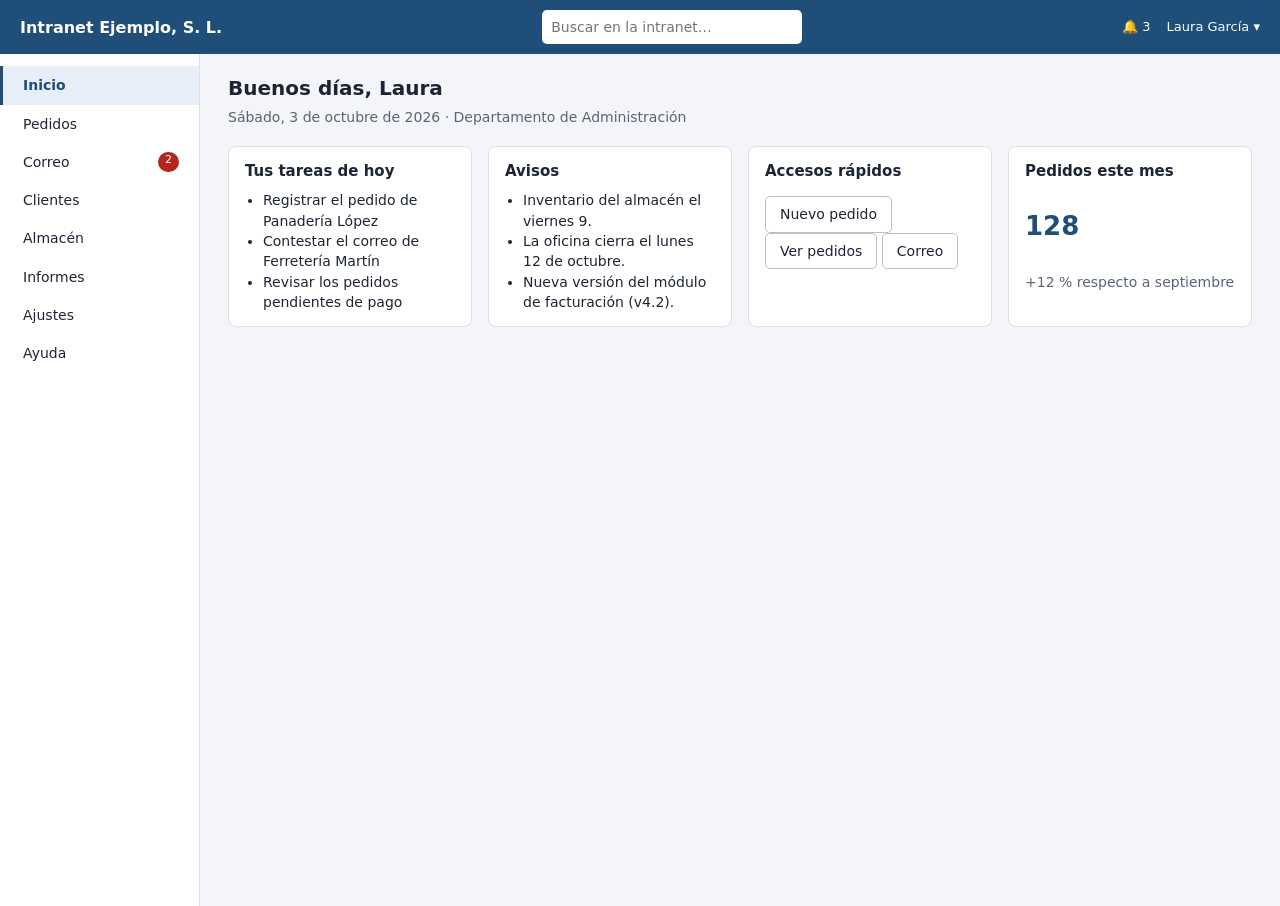
<file: demo-site/index.html>
<!doctype html>
<html lang="es">
<head>
  <meta charset="utf-8">
  <meta name="viewport" content="width=device-width, initial-scale=1">
  <title>Inicio · Intranet Ejemplo</title>
  <link rel="stylesheet" href="styles.css">
</head>
<body>
  <header id="topbar" class="topbar"></header>
  <div class="layout">
    <nav id="sidebar" class="sidebar" aria-label="Menú principal"></nav>
    <main>
      <h1>Buenos días, Laura</h1>
      <p class="sub">Sábado, 3 de octubre de 2026 · Departamento de Administración</p>

      <div class="grid">
        <section class="card">
          <h2>Tus tareas de hoy</h2>
          <ul>
            <li>Registrar el pedido de Panadería López</li>
            <li>Contestar el correo de Ferretería Martín</li>
            <li>Revisar los pedidos pendientes de pago</li>
          </ul>
        </section>
        <section class="card">
          <h2>Avisos</h2>
          <ul>
            <li>Inventario del almacén el viernes 9.</li>
            <li>La oficina cierra el lunes 12 de octubre.</li>
            <li>Nueva versión del módulo de facturación (v4.2).</li>
          </ul>
        </section>
        <section class="card">
          <h2>Accesos rápidos</h2>
          <p>
            <a class="btn" href="nuevo-pedido.html">Nuevo pedido</a>
            <a class="btn" href="pedidos.html">Ver pedidos</a>
            <a class="btn" href="correo.html">Correo</a>
          </p>
        </section>
        <section class="card">
          <h2>Pedidos este mes</h2>
          <p class="kpi">128</p>
          <p class="sub">+12 % respecto a septiembre</p>
        </section>
      </div>
    </main>
  </div>
  <script src="app.js"></script>
</body>
</html>
</file>
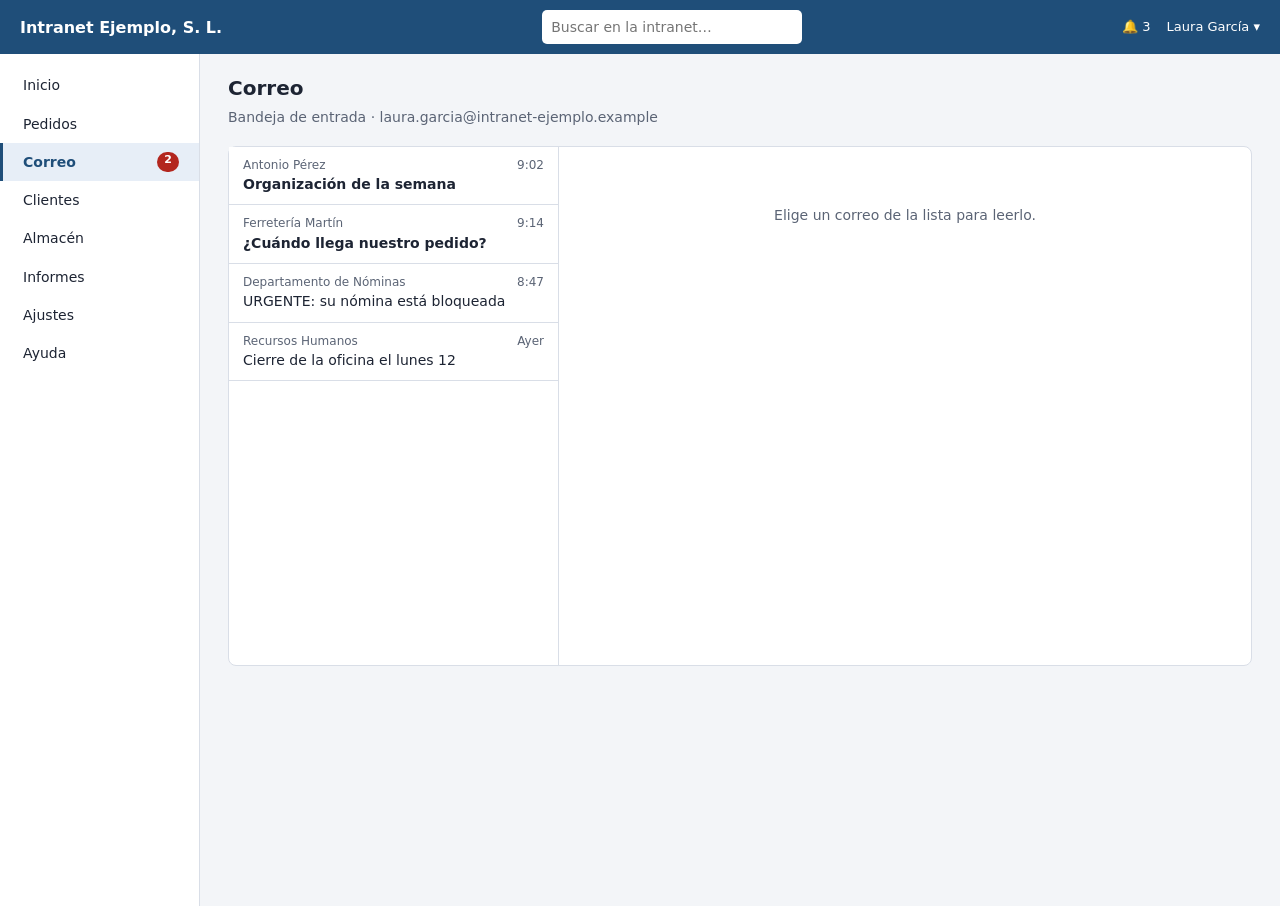
<file: demo-site/correo.html>
<!doctype html>
<html lang="es">
<head>
  <meta charset="utf-8">
  <meta name="viewport" content="width=device-width, initial-scale=1">
  <title>Correo · Intranet Ejemplo</title>
  <link rel="stylesheet" href="styles.css">
</head>
<body>
  <header id="topbar" class="topbar"></header>
  <div class="layout">
    <nav id="sidebar" class="sidebar" aria-label="Menú principal"></nav>
    <main>
      <h1>Correo</h1>
      <p class="sub">Bandeja de entrada · laura.garcia@intranet-ejemplo.example</p>

      <div class="mail">
        <div id="lista-correos" class="mail-list" aria-label="Lista de correos"></div>
        <section id="lectura" class="mail-read" aria-label="Correo abierto">
          <p class="vacio">Elige un correo de la lista para leerlo.</p>
        </section>
      </div>
    </main>
  </div>
  <script src="app.js"></script>
  <script>
    // Correos ficticios. El de "nóminas" es un intento de fraude (para la futura detección de phishing).
    const CORREOS = [
      {
        id: "jefe",
        de: "Antonio Pérez",
        email: "antonio.perez@intranet-ejemplo.example",
        hora: "9:02",
        asunto: "Organización de la semana",
        unread: true,
        cuerpo:
          "Laura, como comentamos el otro día, a ver si esta semana podemos ir cerrando lo pendiente de los pedidos de panadería, que López llamó y le corre un poco de prisa, aunque tampoco hay que volverse loco. " +
          "Ah, y si puedes échale un ojo a lo de Ferretería Martín, que creo que escribió algo. Lo del inventario lo vemos el viernes, salvo que se adelante, que ya te diría.\n\nGracias!!",
      },
      {
        id: "ferreteria",
        de: "Ferretería Martín",
        email: "carmen@ferreteria-martin.example",
        hora: "9:14",
        asunto: "¿Cuándo llega nuestro pedido?",
        unread: true,
        cuerpo:
          "Buenos días:\n\nHicimos un pedido la semana pasada (pedido 2026-0411). ¿Nos pueden decir qué día llega?\n\nGracias.\nUn saludo,\nCarmen Martín\nFerretería Martín",
      },
      {
        id: "nominas",
        de: "Departamento de Nóminas",
        email: "avisos@nominas-verificacion.example",
        hora: "8:47",
        asunto: "URGENTE: su nómina está bloqueada",
        unread: false,
        cuerpo:
          "Estimado empleado:\n\nHemos detectado un problema con su cuenta. Si no la verifica en 24 horas, NO recibirá su nómina este mes.\n\n" +
          "Pulse aquí y escriba su usuario y contraseña: http://nominas-verificacion.example/login\n\nDepartamento de Nóminas",
      },
      {
        id: "rrhh",
        de: "Recursos Humanos",
        email: "rrhh@intranet-ejemplo.example",
        hora: "Ayer",
        asunto: "Cierre de la oficina el lunes 12",
        unread: false,
        cuerpo: "Os recordamos que la oficina estará cerrada el lunes 12 de octubre por la fiesta nacional.\n\nUn saludo,\nRecursos Humanos",
      },
    ];

    const list = document.getElementById("lista-correos");
    const reader = document.getElementById("lectura");

    function el(tag, props = {}, ...children) {
      const node = Object.assign(document.createElement(tag), props);
      node.append(...children);
      return node;
    }

    function renderList(selectedId) {
      list.replaceChildren();
      for (const c of CORREOS) {
        const item = el(
          "button",
          { type: "button", className: "correo-item" },
          el("span", { className: "de" }, el("span", {}, c.de), el("span", {}, c.hora)),
          el("span", { className: "asunto" }, c.asunto),
        );
        item.dataset.correo = c.id;
        item.classList.toggle("unread", c.unread);
        item.classList.toggle("selected", c.id === selectedId);
        item.addEventListener("click", () => open(c.id));
        list.append(item);
      }
    }

    function open(id) {
      const c = CORREOS.find((x) => x.id === id);
      c.unread = false;
      renderList(id);
      reader.dataset.abierto = id;

      const replyBox = el(
        "div",
        { id: "caja-respuesta", className: "caja-respuesta", hidden: true },
        el("div", { className: "meta" }, `Para: ${c.de} <${c.email}>`),
        el("p", { id: "error-correo", className: "errores", role: "alert" }),
      );
      const textarea = el("textarea", { id: "respuesta", placeholder: "Escribe tu respuesta…" });
      textarea.setAttribute("aria-label", "Tu respuesta");
      const sendBtn = el("button", { id: "btn-enviar", type: "button", className: "btn primary" }, "Enviar");
      const discardBtn = el("button", { id: "btn-descartar", type: "button", className: "btn" }, "Descartar");
      replyBox.append(textarea, el("div", { className: "mail-actions" }, sendBtn, discardBtn));

      const sent = el("div", { id: "aviso-enviado", className: "ok", role: "status", hidden: true }, `✔ Correo enviado a ${c.de}.`);
      const replyBtn = el("button", { id: "btn-responder", type: "button", className: "btn primary" }, "Responder");

      reader.replaceChildren(
        el("h2", {}, c.asunto),
        el("div", { className: "meta" }, `De: ${c.de} <${c.email}> · Para: Laura García · ${c.hora}`),
        el("div", { className: "cuerpo" }, c.cuerpo),
        el(
          "div",
          { className: "mail-actions" },
          replyBtn,
          el("button", { type: "button", className: "btn" }, "Reenviar"),
          el("button", { type: "button", className: "btn" }, "Eliminar"),
        ),
        replyBox,
        sent,
      );

      replyBtn.addEventListener("click", () => {
        replyBox.hidden = false;
        sent.hidden = true;
        textarea.focus();
      });
      discardBtn.addEventListener("click", () => {
        replyBox.hidden = true;
        textarea.value = "";
      });
      sendBtn.addEventListener("click", () => {
        const error = document.getElementById("error-correo");
        if (!textarea.value.trim()) {
          error.textContent = "No se puede enviar un mensaje vacío (ERR_EMPTY_BODY).";
          return;
        }
        error.textContent = "";
        replyBox.hidden = true;
        textarea.value = "";
        sent.hidden = false;
      });
    }

    renderList(null);
  </script>
</body>
</html>
</file>
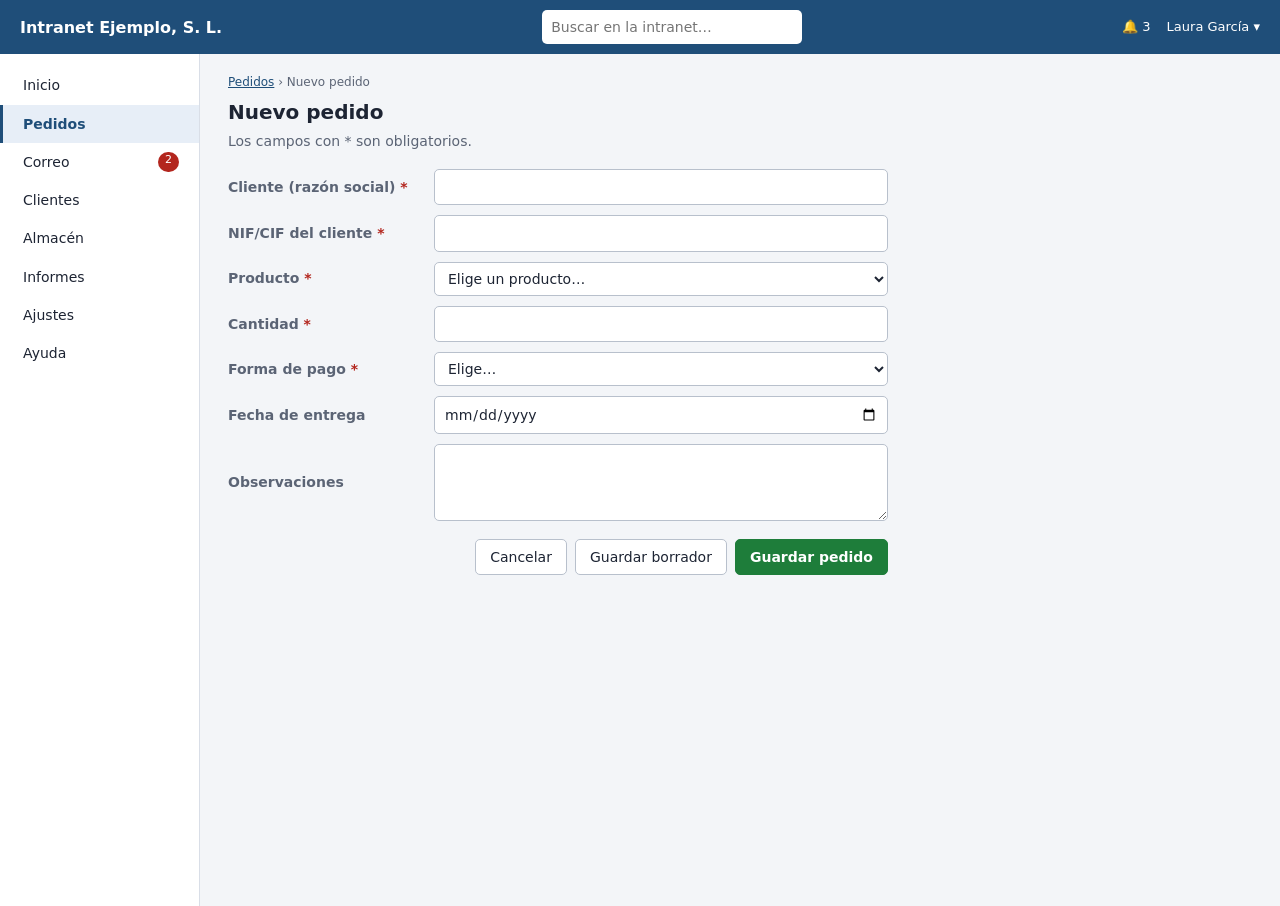
<file: demo-site/nuevo-pedido.html>
<!doctype html>
<html lang="es">
<head>
  <meta charset="utf-8">
  <meta name="viewport" content="width=device-width, initial-scale=1">
  <title>Nuevo pedido · Intranet Ejemplo</title>
  <link rel="stylesheet" href="styles.css">
</head>
<body>
  <header id="topbar" class="topbar"></header>
  <div class="layout">
    <nav id="sidebar" class="sidebar" aria-label="Menú principal"></nav>
    <main>
      <div class="breadcrumb"><a href="pedidos.html">Pedidos</a> › Nuevo pedido</div>
      <h1>Nuevo pedido</h1>
      <p class="sub">Los campos con * son obligatorios.</p>

      <div id="errores" class="errores" role="alert"></div>
      <p id="aviso-borrador" class="status" role="status"></p>

      <form id="form-pedido" novalidate>
        <div class="form-grid">
          <label for="cliente" class="req">Cliente (razón social)</label>
          <input id="cliente" name="cliente" autocomplete="off">

          <label for="nif" class="req">NIF/CIF del cliente</label>
          <input id="nif" name="nif" autocomplete="off">

          <label for="producto" class="req">Producto</label>
          <select id="producto" name="producto">
            <option value="">Elige un producto…</option>
            <option>Harina de trigo 25 kg</option>
            <option>Azúcar 10 kg</option>
            <option>Aceite de oliva 5 l</option>
            <option>Levadura 1 kg</option>
            <option>Cajas de cartón (pack 50)</option>
            <option>Guantes de trabajo (pack 12)</option>
          </select>

          <label for="cantidad" class="req">Cantidad</label>
          <input id="cantidad" name="cantidad" type="number" min="1" step="1">

          <label for="pago" class="req">Forma de pago</label>
          <select id="pago" name="pago">
            <option value="">Elige…</option>
            <option>Transferencia</option>
            <option>Tarjeta</option>
            <option>Recibo bancario</option>
          </select>

          <label for="entrega">Fecha de entrega</label>
          <input id="entrega" name="entrega" type="date">

          <label for="observaciones">Observaciones</label>
          <textarea id="observaciones" name="observaciones" rows="3"></textarea>
        </div>

        <div class="form-actions">
          <a class="btn" href="pedidos.html">Cancelar</a>
          <button id="btn-borrador" class="btn" type="button">Guardar borrador</button>
          <button id="btn-guardar" class="btn success" type="submit">Guardar pedido</button>
        </div>
      </form>
    </main>
  </div>
  <script src="app.js"></script>
  <script>
    // Mensajes de error "técnicos", como los de muchas aplicaciones reales.
    const form = document.getElementById("form-pedido");
    const errorsBox = document.getElementById("errores");

    document.getElementById("btn-borrador").addEventListener("click", () => {
      document.getElementById("aviso-borrador").textContent = "Borrador guardado. El pedido NO se ha enviado al almacén.";
    });

    form.addEventListener("submit", (e) => {
      e.preventDefault();
      const v = (id) => document.getElementById(id).value.trim();
      const nif = v("nif").toUpperCase().replace(/[\s.-]/g, "");
      const checks = [
        ["cliente", v("cliente").length >= 2, "VAL-101: el campo «Razón social» es obligatorio."],
        ["nif", /^([A-Z]\d{8}|\d{8}[A-Z]|[A-Z]\d{7}[A-Z0-9])$/.test(nif), "VAL-102: NIF/CIF obligatorio o con formato no válido."],
        ["producto", v("producto") !== "", "VAL-103: no se ha seleccionado ningún artículo."],
        ["cantidad", Number.isInteger(Number(v("cantidad"))) && Number(v("cantidad")) > 0, "VAL-104: la cantidad debe ser un número entero mayor que 0."],
        ["pago", v("pago") !== "", "VAL-105: método de cobro no especificado."],
      ];

      errorsBox.replaceChildren();
      const failed = checks.filter(([, ok]) => !ok);
      for (const [id, ok] of checks) document.getElementById(id).setAttribute("aria-invalid", String(!ok));

      if (failed.length) {
        const title = document.createElement("strong");
        title.textContent = "No se ha podido guardar el pedido. Revise los siguientes errores:";
        const list = document.createElement("ul");
        for (const [, , message] of failed) {
          const li = document.createElement("li");
          li.textContent = message;
          list.append(li);
        }
        errorsBox.append(title, list);
        return;
      }

      const record = Intranet.savePedido({
        cliente: v("cliente"),
        nif,
        producto: v("producto"),
        cantidad: Number(v("cantidad")),
        pago: v("pago"),
      });
      location.href = `pedido-guardado.html?num=${encodeURIComponent(record.num)}`;
    });
  </script>
</body>
</html>
</file>
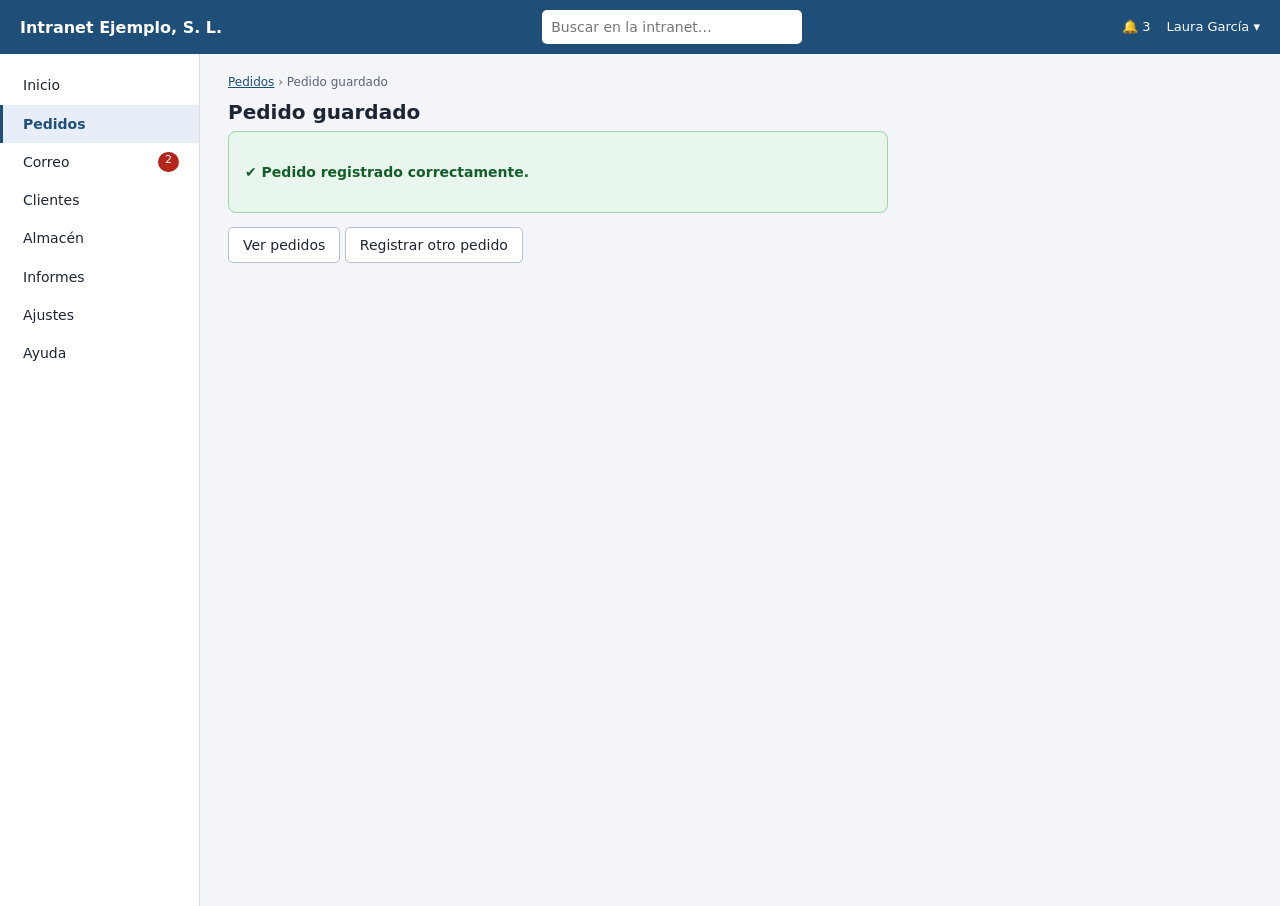
<file: demo-site/pedido-guardado.html>
<!doctype html>
<html lang="es">
<head>
  <meta charset="utf-8">
  <meta name="viewport" content="width=device-width, initial-scale=1">
  <title>Pedido guardado · Intranet Ejemplo</title>
  <link rel="stylesheet" href="styles.css">
</head>
<body>
  <header id="topbar" class="topbar"></header>
  <div class="layout">
    <nav id="sidebar" class="sidebar" aria-label="Menú principal"></nav>
    <main>
      <div class="breadcrumb"><a href="pedidos.html">Pedidos</a> › Pedido guardado</div>
      <h1>Pedido guardado</h1>
      <div id="confirmacion" class="ok" role="status">
        <p><strong>✔ Pedido <span id="num-pedido"></span> registrado correctamente.</strong></p>
        <p id="detalle-pedido"></p>
      </div>
      <p>
        <a class="btn" href="pedidos.html">Ver pedidos</a>
        <a class="btn" href="nuevo-pedido.html">Registrar otro pedido</a>
      </p>
    </main>
  </div>
  <script src="app.js"></script>
  <script>
    const num = new URLSearchParams(location.search).get("num") || "";
    const pedido = Intranet.getPedidos().find((p) => p.num === num);
    document.getElementById("num-pedido").textContent = num;
    if (pedido) {
      document.getElementById("detalle-pedido").textContent =
        `${pedido.cliente} · ${pedido.cantidad} × ${pedido.producto} · Pago: ${pedido.pago}`;
    }
  </script>
</body>
</html>
</file>
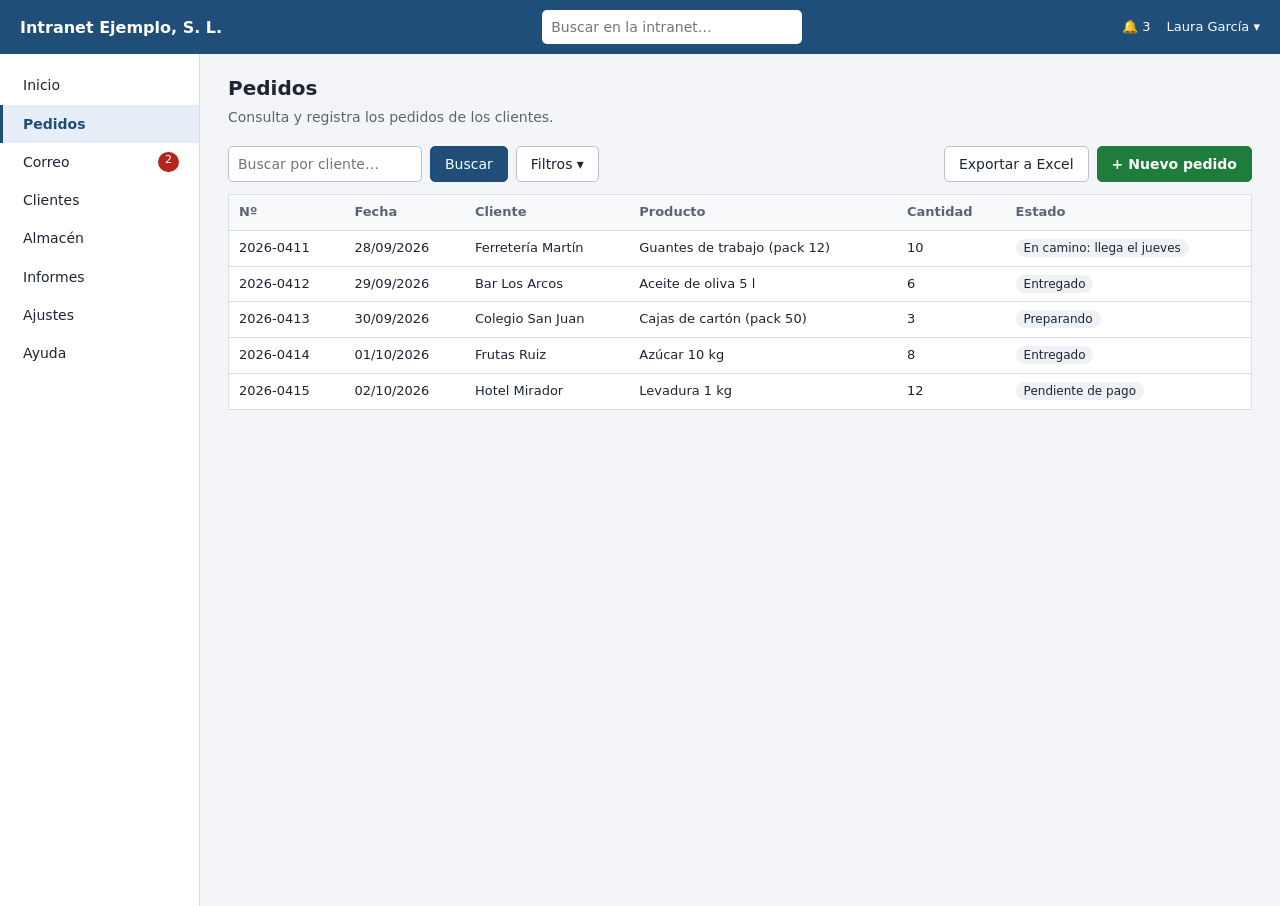
<file: demo-site/pedidos.html>
<!doctype html>
<html lang="es">
<head>
  <meta charset="utf-8">
  <meta name="viewport" content="width=device-width, initial-scale=1">
  <title>Pedidos · Intranet Ejemplo</title>
  <link rel="stylesheet" href="styles.css">
</head>
<body>
  <header id="topbar" class="topbar"></header>
  <div class="layout">
    <nav id="sidebar" class="sidebar" aria-label="Menú principal"></nav>
    <main>
      <h1>Pedidos</h1>
      <p class="sub">Consulta y registra los pedidos de los clientes.</p>

      <div class="toolbar">
        <form id="form-buscar" role="search">
          <input id="buscar" type="search" placeholder="Buscar por cliente…" aria-label="Buscar por cliente">
          <button id="btn-buscar" class="btn primary" type="submit">Buscar</button>
        </form>
        <button class="btn" type="button">Filtros ▾</button>
        <span class="spacer"></span>
        <button class="btn" type="button">Exportar a Excel</button>
        <a id="btn-nuevo-pedido" class="btn success" href="nuevo-pedido.html">+ Nuevo pedido</a>
      </div>

      <p id="resultado-busqueda" class="status" role="status"></p>
      <p id="sin-resultados" class="errores" role="alert"></p>

      <table id="tabla-pedidos">
        <thead>
          <tr><th>Nº</th><th>Fecha</th><th>Cliente</th><th>Producto</th><th>Cantidad</th><th>Estado</th></tr>
        </thead>
        <tbody></tbody>
      </table>
    </main>
  </div>
  <script src="app.js"></script>
  <script>
    const tbody = document.querySelector("#tabla-pedidos tbody");
    const status = document.getElementById("resultado-busqueda");
    const noResults = document.getElementById("sin-resultados");

    function render(query) {
      const q = Intranet.normalize(query || "");
      const rows = Intranet.getPedidos().filter((p) => !q || Intranet.normalize(p.cliente).includes(q));
      tbody.replaceChildren();
      for (const p of rows) {
        const tr = document.createElement("tr");
        if (q) tr.className = "fila-encontrada";
        for (const value of [p.num, p.fecha, p.cliente, p.producto, p.cantidad]) {
          const td = document.createElement("td");
          td.textContent = value;
          tr.append(td);
        }
        const td = document.createElement("td");
        const badge = document.createElement("span");
        badge.className = "estado";
        badge.textContent = p.estado;
        td.append(badge);
        tr.append(td);
        tbody.append(tr);
      }
      status.textContent = q ? `${rows.length} pedido(s) encontrado(s).` : "";
      noResults.textContent = q && rows.length === 0 ? `No hay pedidos para «${query}». Error de búsqueda SRCH-404.` : "";
    }

    document.getElementById("form-buscar").addEventListener("submit", (e) => {
      e.preventDefault();
      render(document.getElementById("buscar").value);
    });
    render("");
  </script>
</body>
</html>
</file>
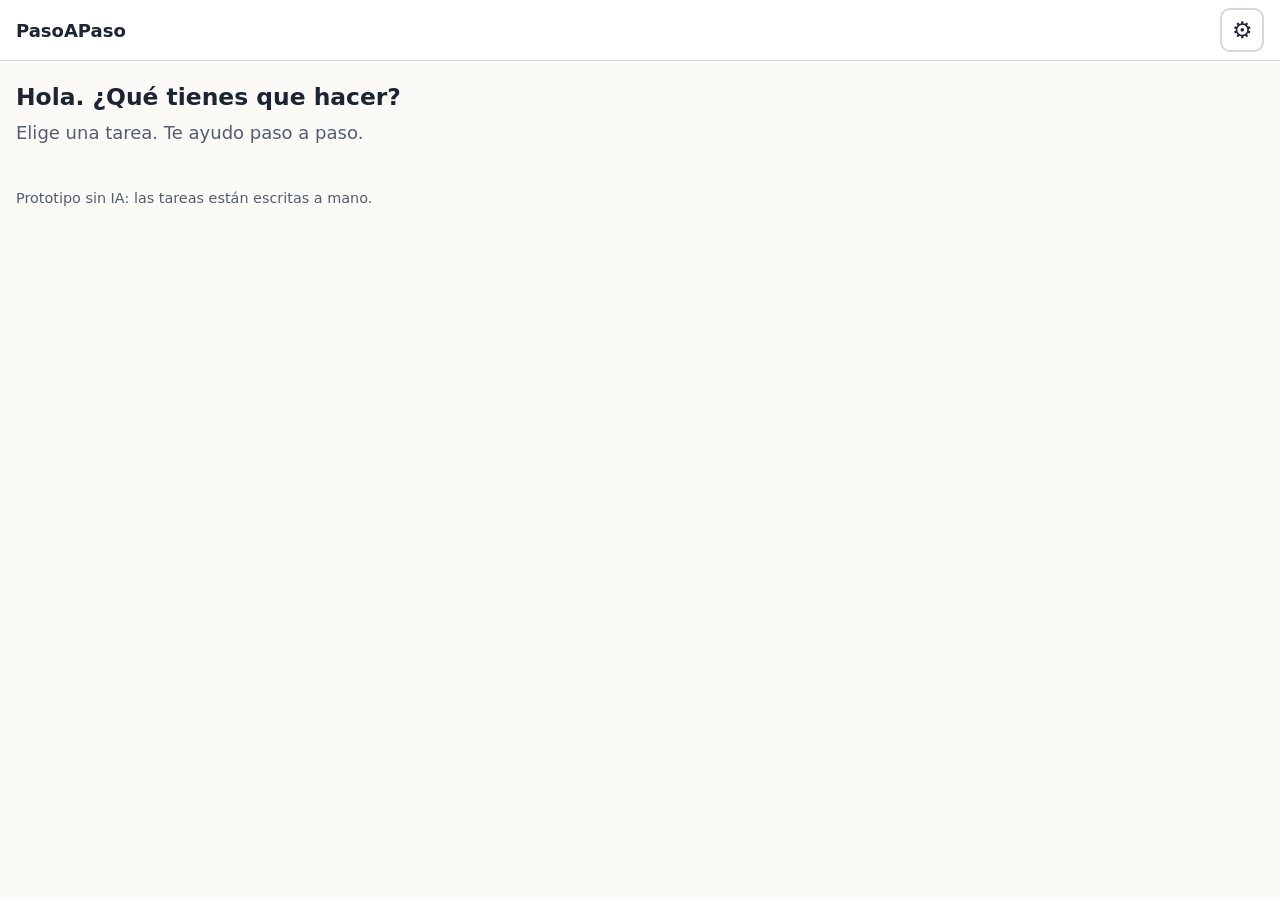
<file: archivo/extension-panel-v0/sidepanel.html>
<!doctype html>
<html lang="es">
<head>
  <meta charset="utf-8">
  <meta name="viewport" content="width=device-width, initial-scale=1">
  <title>PasoAPaso</title>
  <link rel="stylesheet" href="sidepanel.css">
</head>
<body data-text-size="normal">
  <header class="app-header">
    <span class="brand">PasoAPaso</span>
    <button id="btn-settings" class="icon-btn" type="button" aria-label="Ajustes" title="Ajustes">⚙</button>
  </header>

  <main>
    <!-- Inicio: elegir tarea -->
    <section id="view-home" aria-labelledby="home-title">
      <h1 id="home-title">Hola. ¿Qué tienes que hacer?</h1>
      <p class="lead">Elige una tarea. Te ayudo paso a paso.</p>
      <div id="task-list" class="task-list"></div>
      <p class="footnote">Prototipo sin IA: las tareas están escritas a mano.</p>
    </section>

    <!-- Guía paso a paso -->
    <section id="view-step" hidden aria-labelledby="task-title">
      <h1 id="task-title" class="task-name"></h1>
      <p id="step-count" class="step-count"></p>
      <div id="progress" class="progress" role="progressbar" aria-label="Progreso de la tarea" aria-valuemin="0">
        <div id="progress-fill"></div>
      </div>

      <details id="data-box" class="data-box" open>
        <summary>Datos de la tarea</summary>
        <dl id="data-list"></dl>
      </details>

      <div id="notice" class="notice" role="status" hidden>
        <p id="notice-text"></p>
        <div id="notice-actions" class="notice-actions"></div>
      </div>

      <div class="step-card" aria-live="polite">
        <p id="step-text" class="step-text"></p>
        <p id="step-simpler" class="step-simpler" hidden></p>
      </div>

      <div id="warning" class="warning" hidden>
        <p id="warning-text"></p>
        <label class="check"><input type="checkbox" id="warning-check"> Lo he revisado</label>
      </div>

      <div class="actions">
        <button id="btn-done" class="btn btn-primary" type="button"></button>
        <div class="actions-row">
          <button id="btn-repeat" class="btn" type="button"><span aria-hidden="true">🔁</span> Repetir</button>
          <button id="btn-explain" class="btn" type="button"><span aria-hidden="true">❓</span> No lo entiendo</button>
        </div>
        <div class="actions-row">
          <button id="btn-back" class="btn" type="button"><span aria-hidden="true">⬅</span> Paso anterior</button>
          <button id="btn-help" class="btn" type="button"><span aria-hidden="true">🙋</span> Pedir ayuda</button>
        </div>
      </div>

      <div id="help-box" class="help-box" hidden>
        <p id="help-text"></p>
        <a id="help-link" class="btn btn-small" target="_blank" rel="noopener" hidden>Escribir un correo</a>
        <p id="help-missing" class="small" hidden>Escribe el correo de tu persona de apoyo en Ajustes (⚙).</p>
      </div>

      <button id="btn-exit" class="btn-link" type="button">Salir de la tarea</button>
    </section>

    <!-- Tarea terminada -->
    <section id="view-done" hidden aria-labelledby="done-title">
      <p class="done-icon" aria-hidden="true">🎉</p>
      <h1 id="done-title">¡Muy bien!</h1>
      <p id="done-text" class="lead"></p>
      <button id="btn-home" class="btn btn-primary" type="button">Volver al inicio</button>
    </section>

    <!-- Ajustes -->
    <section id="view-settings" hidden aria-labelledby="settings-title">
      <h1 id="settings-title">Ajustes</h1>
      <form id="settings-form" class="settings">
        <fieldset>
          <legend>Tamaño de la letra</legend>
          <label class="check"><input type="radio" name="textSize" value="normal"> Normal</label>
          <label class="check"><input type="radio" name="textSize" value="grande"> Grande</label>
          <label class="check"><input type="radio" name="textSize" value="muy-grande"> Muy grande</label>
        </fieldset>

        <fieldset>
          <legend>Ver y oír</legend>
          <label class="check"><input type="checkbox" name="highContrast"> Alto contraste</label>
          <label class="check"><input type="checkbox" name="voice"> Leer en voz alta</label>
          <label class="field">Velocidad de la voz
            <input type="range" name="rate" min="0.6" max="1.4" step="0.1">
          </label>
          <button id="btn-test-voice" class="btn btn-small" type="button">Probar la voz</button>
        </fieldset>

        <fieldset>
          <legend>Mi persona de apoyo</legend>
          <label class="field">Nombre
            <input type="text" name="helperName" autocomplete="off">
          </label>
          <label class="field">Correo
            <input type="email" name="helperEmail" autocomplete="off" placeholder="nombre@empresa.es">
          </label>
        </fieldset>

        <fieldset>
          <legend>Intranet de ejemplo</legend>
          <label class="field">Dirección
            <input type="url" name="demoUrl" autocomplete="off">
          </label>
        </fieldset>
      </form>
      <button id="btn-settings-back" class="btn btn-primary" type="button">Volver</button>
    </section>
  </main>

  <script type="module" src="sidepanel.js"></script>
</body>
</html>
</file>
<file: demo-site/styles.css>
/* Intranet ficticia: imita una aplicación de empresa típica (densa y con muchos botones). */
:root {
  --brand: #1f4e79;
  --bg: #f3f5f8;
  --text: #1d2433;
  --muted: #5b6475;
  --line: #d9dee7;
  --green: #1e7d3a;
  --red: #b3261e;
}

* { box-sizing: border-box; }

body {
  margin: 0;
  font: 14px/1.45 "Segoe UI", system-ui, sans-serif;
  background: var(--bg);
  color: var(--text);
}

.topbar {
  display: flex;
  align-items: center;
  justify-content: space-between;
  gap: 16px;
  background: var(--brand);
  color: #fff;
  padding: 10px 20px;
}
.topbar .logo { font-weight: 700; font-size: 16px; }
.topbar .user { display: flex; gap: 16px; align-items: center; font-size: 13px; }
.topbar input { width: 260px; border: 0; }

.layout { display: grid; grid-template-columns: 200px 1fr; min-height: calc(100vh - 48px); }

nav.sidebar { background: #fff; border-right: 1px solid var(--line); padding: 12px 0; }
nav.sidebar a {
  display: flex;
  justify-content: space-between;
  padding: 9px 20px;
  color: var(--text);
  text-decoration: none;
  border-left: 3px solid transparent;
}
nav.sidebar a:hover { background: #f2f5f9; }
nav.sidebar a.active { background: #e7eef7; color: var(--brand); font-weight: 600; border-left-color: var(--brand); }
nav.sidebar .badge { background: var(--red); color: #fff; border-radius: 999px; font-size: 11px; padding: 0 7px; }

main { padding: 20px 28px; min-width: 0; }
h1 { font-size: 20px; margin: 0 0 4px; }
.sub { color: var(--muted); margin: 0 0 18px; }
.breadcrumb { color: var(--muted); font-size: 12px; margin-bottom: 6px; }
.breadcrumb a { color: var(--brand); }

.card { background: #fff; border: 1px solid var(--line); border-radius: 8px; padding: 14px 16px; }
.card h2 { font-size: 15px; margin: 0 0 8px; }
.card ul { margin: 0; padding-left: 18px; }
.grid { display: grid; grid-template-columns: repeat(auto-fit, minmax(240px, 1fr)); gap: 16px; }
.kpi { font-size: 26px; font-weight: 700; color: var(--brand); }

.toolbar { display: flex; gap: 8px; align-items: center; margin-bottom: 12px; flex-wrap: wrap; }
.toolbar form { display: flex; gap: 8px; }
.toolbar .spacer { flex: 1; }

input, select, textarea {
  font: inherit;
  padding: 7px 9px;
  border: 1px solid #b8c0cc;
  border-radius: 5px;
  background: #fff;
  color: var(--text);
}

.btn {
  font: inherit;
  padding: 7px 14px;
  border-radius: 5px;
  border: 1px solid #b8c0cc;
  background: #fff;
  color: var(--text);
  cursor: pointer;
  text-decoration: none;
  display: inline-block;
}
.btn.primary { background: var(--brand); border-color: var(--brand); color: #fff; }
.btn.success { background: var(--green); border-color: var(--green); color: #fff; font-weight: 600; }

table { width: 100%; border-collapse: collapse; background: #fff; border: 1px solid var(--line); }
th, td { text-align: left; padding: 8px 10px; border-bottom: 1px solid var(--line); font-size: 13px; }
th { background: #f7f9fb; color: var(--muted); font-weight: 600; }
tr.fila-encontrada td { background: #fff3c4; font-weight: 600; }
.estado { padding: 2px 8px; border-radius: 999px; font-size: 12px; background: #eef1f5; white-space: nowrap; }

.form-grid { display: grid; grid-template-columns: 190px 1fr; gap: 10px 16px; align-items: center; max-width: 660px; }
.form-grid label { color: var(--muted); font-weight: 600; }
.req::after { content: " *"; color: var(--red); }
.form-actions { margin-top: 18px; display: flex; gap: 8px; justify-content: flex-end; max-width: 660px; }

.errores {
  border: 1px solid #f1b5b0;
  background: #fdeceb;
  color: var(--red);
  padding: 10px 14px;
  border-radius: 6px;
  margin: 0 0 14px;
  max-width: 660px;
}
.errores:empty { display: none; }
.errores ul { margin: 6px 0 0; padding-left: 18px; }
[aria-invalid="true"] { border-color: var(--red); background: #fffafa; }

.ok { border: 1px solid #9fd3ae; background: #e9f6ed; color: #155d2b; padding: 16px; border-radius: 8px; max-width: 660px; }
.ok[hidden], [hidden] { display: none !important; }
.status { color: var(--muted); margin: 0 0 10px; }

/* Correo */
.mail { display: grid; grid-template-columns: 330px 1fr; background: #fff; border: 1px solid var(--line); border-radius: 8px; min-height: 520px; }
.mail-list { border-right: 1px solid var(--line); }
.correo-item {
  display: block;
  width: 100%;
  text-align: left;
  border: 0;
  border-bottom: 1px solid var(--line);
  background: #fff;
  padding: 10px 14px;
  cursor: pointer;
  font: inherit;
  color: var(--text);
}
.correo-item:hover { background: #f5f7fa; }
.correo-item.unread .asunto { font-weight: 700; }
.correo-item.selected { background: #e7eef7; }
.correo-item .de { font-size: 12px; color: var(--muted); display: flex; justify-content: space-between; }
.mail-read { padding: 18px 22px; min-width: 0; }
.mail-read h2 { font-size: 17px; margin: 0 0 4px; }
.mail-read .meta { color: var(--muted); font-size: 12px; margin-bottom: 14px; }
.cuerpo { white-space: pre-line; margin-bottom: 16px; }
.mail-actions { display: flex; gap: 8px; margin-bottom: 16px; }
.caja-respuesta { border-top: 1px solid var(--line); padding-top: 14px; }
.caja-respuesta textarea { width: 100%; min-height: 130px; margin: 6px 0 10px; }
.vacio { color: var(--muted); margin-top: 40px; text-align: center; }
</file>
<file: archivo/extension-panel-v0/sidepanel.css>
/* Panel lateral: letra grande, botones grandes, colores tranquilos y siempre en el mismo sitio. */
:root {
  --bg: #fbfaf7;
  --surface: #ffffff;
  --text: #1d2433;
  --muted: #545d6e;
  --line: #d3d8e0;
  --primary: #1d6b3a;
  --primary-text: #ffffff;
  --accent: #ffb000;
  --info-bg: #eef4fb;
  --info-line: #8fb2dc;
  --hint-bg: #fff6d6;
  --hint-line: #d9b443;
  --error-bg: #fdeceb;
  --error-line: #e09891;
  --warn-bg: #fff1ef;
  --warn-line: #d93025;
  --fs: 18px;
  --radius: 14px;
  color-scheme: light;
}

body[data-text-size="grande"] { --fs: 21px; }
body[data-text-size="muy-grande"] { --fs: 24px; }

body.high-contrast {
  --bg: #000000;
  --surface: #000000;
  --text: #ffffff;
  --muted: #ffffff;
  --line: #ffffff;
  --primary: #ffd400;
  --primary-text: #000000;
  --accent: #ffd400;
  --info-bg: #000000;
  --info-line: #ffffff;
  --hint-bg: #000000;
  --hint-line: #ffd400;
  --error-bg: #000000;
  --error-line: #ff8a80;
  --warn-bg: #000000;
  --warn-line: #ff8a80;
  color-scheme: dark;
}

* { box-sizing: border-box; }

body {
  margin: 0;
  background: var(--bg);
  color: var(--text);
  font: 400 var(--fs)/1.5 "Segoe UI", system-ui, sans-serif;
}

[hidden] { display: none !important; }

.app-header {
  position: sticky;
  top: 0;
  z-index: 1;
  display: flex;
  justify-content: space-between;
  align-items: center;
  padding: 8px 16px;
  background: var(--surface);
  border-bottom: 1px solid var(--line);
}
.brand { font-weight: 700; }

main { padding: 16px; }

h1 { font-size: 1.3em; line-height: 1.3; margin: 0.2em 0 0.3em; }
.lead { color: var(--muted); margin: 0 0 1em; }
.footnote, .small { color: var(--muted); font-size: 0.8em; }
.footnote { margin-top: 24px; }

:focus-visible { outline: 3px solid var(--accent); outline-offset: 2px; }

/* Botones */
.btn {
  width: 100%;
  min-height: 52px;
  padding: 10px 14px;
  font: inherit;
  font-size: 0.95em;
  color: var(--text);
  background: var(--surface);
  border: 2px solid var(--line);
  border-radius: 12px;
  cursor: pointer;
  text-align: center;
  text-decoration: none;
  display: inline-flex;
  align-items: center;
  justify-content: center;
  gap: 6px;
}
.btn:hover { border-color: var(--primary); }
.btn:disabled { opacity: 0.45; cursor: default; border-color: var(--line); }
.btn-primary {
  min-height: 60px;
  font-size: 1.05em;
  font-weight: 700;
  color: var(--primary-text);
  background: var(--primary);
  border-color: var(--primary);
}
.btn-small { width: auto; min-height: 44px; padding: 6px 14px; font-size: 0.9em; }
.btn-link {
  display: block;
  margin: 20px auto 0;
  padding: 8px 0;
  font: inherit;
  font-size: 0.9em;
  color: var(--muted);
  background: none;
  border: 0;
  text-decoration: underline;
  cursor: pointer;
}
.icon-btn {
  min-width: 44px;
  min-height: 44px;
  font-size: 1.3em;
  color: var(--text);
  background: var(--surface);
  border: 2px solid var(--line);
  border-radius: 10px;
  cursor: pointer;
}

/* Inicio */
.task-list { display: grid; gap: 12px; }
.task-btn {
  display: grid;
  grid-template-columns: auto 1fr;
  gap: 2px 14px;
  align-items: center;
  width: 100%;
  padding: 16px;
  font: inherit;
  text-align: left;
  color: var(--text);
  background: var(--surface);
  border: 2px solid var(--line);
  border-radius: var(--radius);
  cursor: pointer;
}
.task-btn:hover { border-color: var(--primary); }
.task-icon { grid-row: span 2; font-size: 1.8em; }
.task-title { font-weight: 700; }
.task-summary { color: var(--muted); font-size: 0.85em; }

/* Guía */
.task-name { font-size: 1em; margin: 0; }
.step-count { margin: 0.2em 0 0.4em; color: var(--muted); font-size: 0.9em; }
.progress { height: 10px; margin-bottom: 14px; overflow: hidden; background: var(--line); border-radius: 999px; }
#progress-fill { height: 100%; width: 0; background: var(--primary); transition: width 0.3s; }

.data-box {
  margin-bottom: 14px;
  padding: 8px 12px;
  font-size: 0.9em;
  background: var(--surface);
  border: 1px solid var(--line);
  border-radius: 12px;
}
.data-box summary { min-height: 32px; font-weight: 600; cursor: pointer; }
.data-box dl { display: grid; grid-template-columns: auto 1fr auto; gap: 6px 10px; align-items: center; margin: 8px 0 4px; }
.data-box dt { color: var(--muted); }
.data-box dd { margin: 0; font-weight: 600; overflow-wrap: anywhere; }
.copy-btn {
  padding: 4px 8px;
  font: inherit;
  font-size: 0.8em;
  color: var(--text);
  background: var(--bg);
  border: 1px solid var(--line);
  border-radius: 8px;
  cursor: pointer;
}

.notice {
  margin-bottom: 14px;
  padding: 12px 14px;
  background: var(--info-bg);
  border: 2px solid var(--info-line);
  border-radius: 12px;
}
.notice.notice-hint { background: var(--hint-bg); border-color: var(--hint-line); }
.notice.notice-error { background: var(--error-bg); border-color: var(--error-line); }
.notice p { margin: 0 0 0.5em; }
.notice p:last-child { margin-bottom: 0; }
.notice-actions { display: flex; flex-wrap: wrap; gap: 8px; }
.notice-actions:empty { display: none; }

.step-card {
  margin-bottom: 14px;
  padding: 16px;
  background: var(--surface);
  border: 3px solid var(--accent);
  border-radius: var(--radius);
}
.step-text { margin: 0; font-size: 1.2em; font-weight: 600; }
.step-simpler { margin: 0.8em 0 0; padding-top: 0.8em; border-top: 1px dashed var(--line); }

.warning {
  margin-bottom: 14px;
  padding: 12px 14px;
  background: var(--warn-bg);
  border: 3px solid var(--warn-line);
  border-radius: 12px;
}
.warning p { margin: 0 0 0.6em; font-weight: 600; }

.check { display: flex; gap: 10px; align-items: center; min-height: 44px; cursor: pointer; font-weight: 600; }
.check input { width: 26px; height: 26px; flex: none; }

.actions { display: grid; gap: 10px; }
.actions-row { display: grid; grid-template-columns: 1fr 1fr; gap: 10px; }

.help-box {
  margin-top: 14px;
  padding: 12px 14px;
  background: var(--surface);
  border: 2px solid var(--line);
  border-radius: 12px;
}
.help-box p { margin: 0 0 0.6em; }

/* Terminado */
.done-icon { font-size: 3em; margin: 0.2em 0 0; }

/* Ajustes */
.settings fieldset { margin: 0 0 14px; padding: 10px 14px; border: 1px solid var(--line); border-radius: 12px; }
.settings legend { padding: 0 6px; font-weight: 700; }
.settings .check { font-weight: 400; }
.field { display: grid; gap: 4px; margin: 8px 0; }
.field input[type="text"], .field input[type="email"], .field input[type="url"] {
  min-height: 44px;
  padding: 6px 10px;
  font: inherit;
  color: var(--text);
  background: var(--surface);
  border: 2px solid var(--line);
  border-radius: 10px;
}

@media (prefers-reduced-motion: reduce) {
  * { transition: none !important; }
}
</file>
